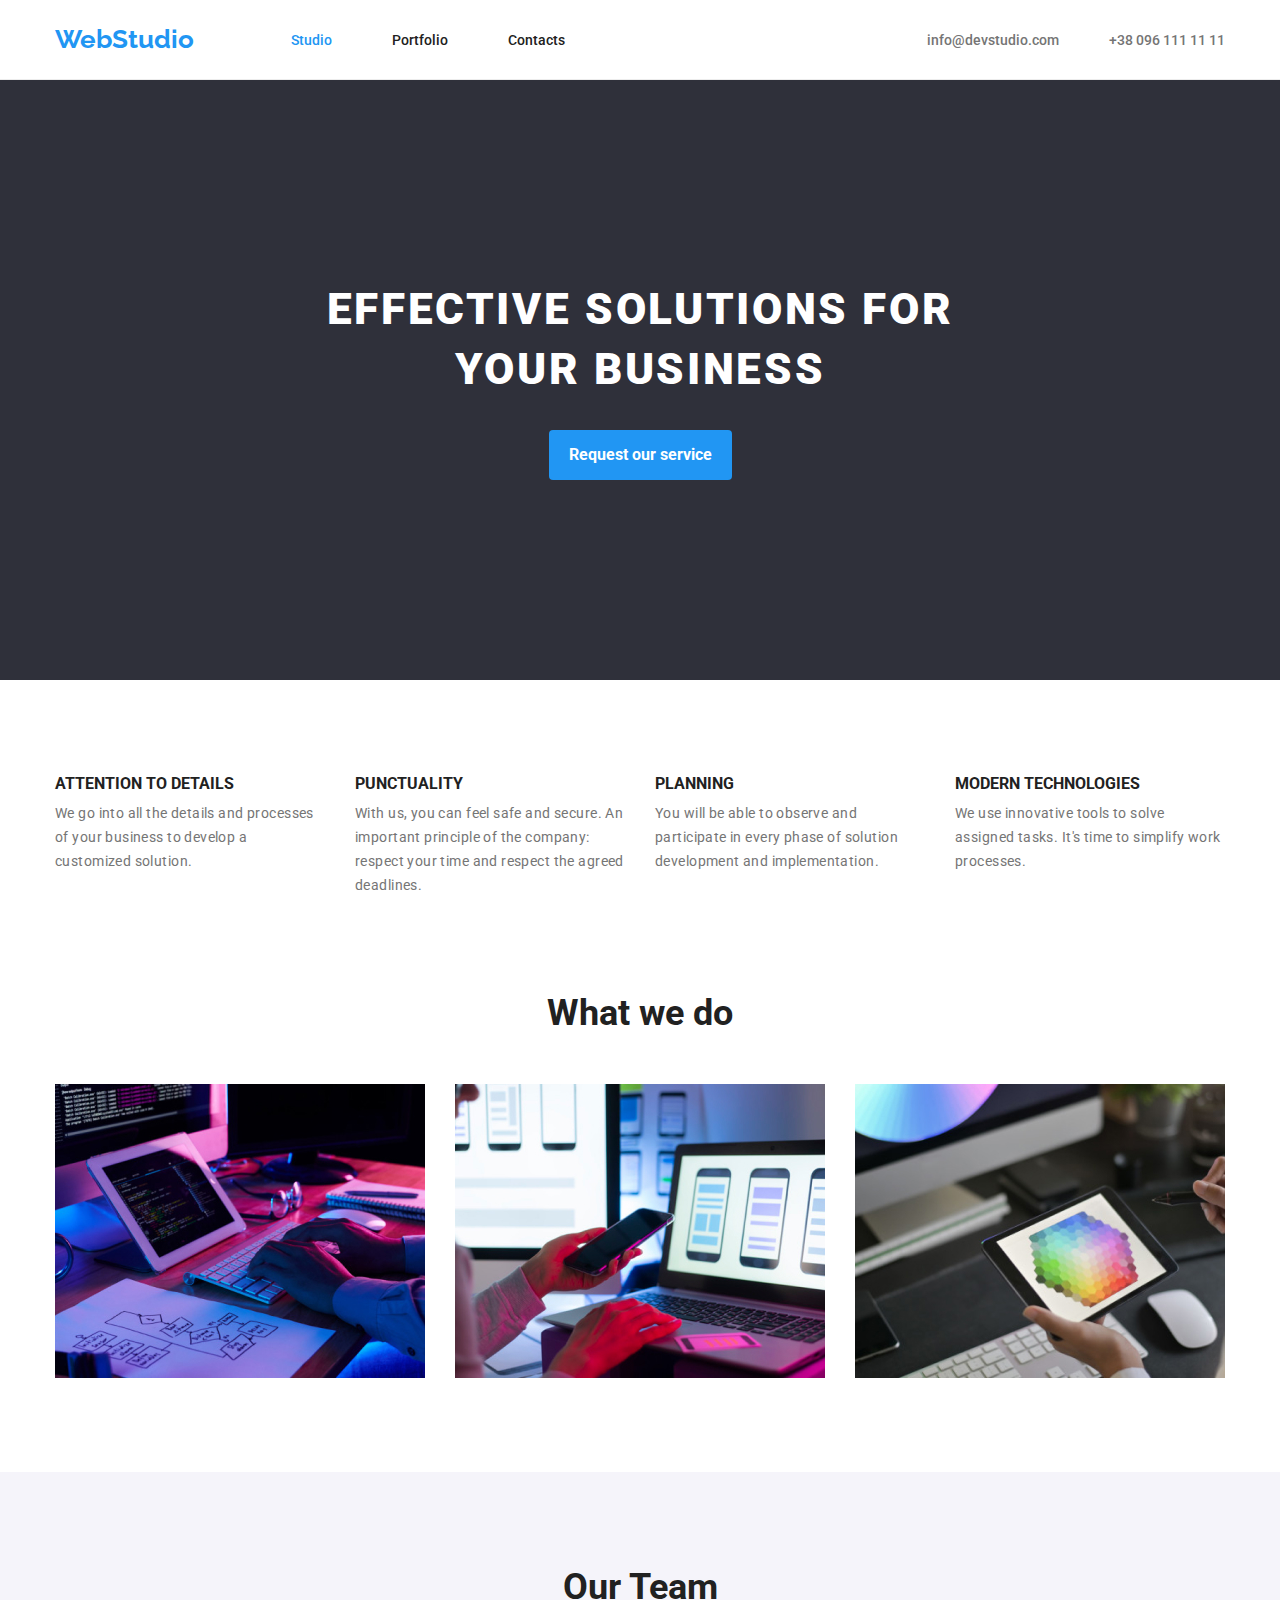
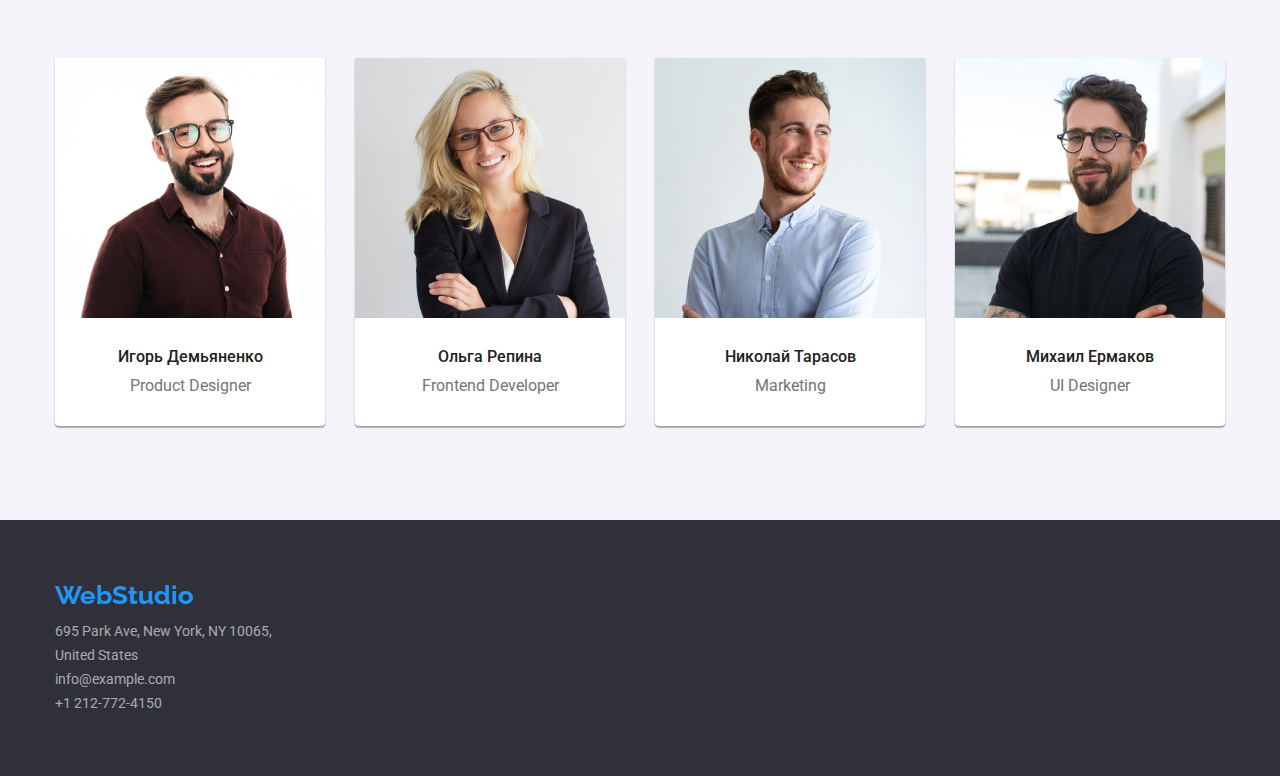
<file: index.html>
<!DOCTYPE html>
<html lang="en">
  <head>
    <meta charset="UTF-8" />
    <title>WebStudio</title>
    <link
      rel="stylesheet"
      href="https://cdnjs.cloudflare.com/ajax/libs/modern-normalize/1.0.0/modern-normalize.min.css"
    />
    <link rel="stylesheet" href="./css/styles.css" />
  </head>

  <body>
    <header class="header">
      <div class="header-div container">
        <nav class="nav">
          <a class="logo logo-header" href="./">WebStudio</a>

          <ul class="nav-bar">
            <li class="nav-bar-item"><a class="nav-bar-link current-page" href="./">Studio</a></li>
            <li class="nav-bar-item">
              <a class="nav-bar-link" href="./portfolio.html">Portfolio</a>
            </li class="nav-bar-item">
            <li><a class="nav-bar-link" href="./">Contacts</a></li>
          </ul>
        </nav>

        <ul class="header-email-phone-container">
          <li class="header-email-phone-li">
            <a class="header-email-phone" href="mailto:info@devstudio.com"
              >info@devstudio.com</a
            >
          </li>
          <li class="header-email-phone-li">
            <a class="header-email-phone" href="tel:+380961111111"
              >+38 096 111 11 11</a
            >
          </li>
        </ul>
      </div>
    </header>

    <main>
      <section class="effective-solutions section">
        <div class="ef-container container">
          <h1 class="effective-solutions-title">
            EFFECTIVE SOLUTIONS FOR<br />YOUR BUSINESS
          </h1>
          <button class="effective-solutions-button" type="button">
            Request our service
          </button>
        </div>
      </section>

      <section class="section">
        <div class="container">
          <ul class="benefits-ul">
            <li class="benefits-text-container">
              <h3 class="benefits-title">ATTENTION TO DETAILS</h3>
              <p class="benefits-text">
                We go into all the details and processes of your business to
                develop a customized solution.
              </p>
            </li>

            <li class="benefits-text-container">
              <h3 class="benefits-title">PUNCTUALITY</h3>
              <p class="benefits-text">
                With us, you can feel safe and secure. An important principle of
                the company: respect your time and respect the agreed deadlines.
              </p>
            </li>

            <li class="benefits-text-container">
              <h3 class="benefits-title">PLANNING</h3>
              <p class="benefits-text">
                You will be able to observe and participate in every phase of
                solution development and implementation.
              </p>
            </li>

            <li class="benefits-text-container">
              <h3 class="benefits-title">MODERN TECHNOLOGIES</h3>
              <p class="benefits-text">
                We use innovative tools to solve assigned tasks. It's time to
                simplify work processes.
              </p>
            </li>
          </ul>
        </div>
      </section>

      <section class="section section-no-top">
        <div class="container">
          <h2 class="section-title">What we do</h2>

          <ul class="wwd-ul">
            <li class="wwd-img">
              <img
                src="./images/wwd1.jpg"
                alt="Person programming on a computer."
                width="370"
              />
            </li>

            <li class="wwd-img">
              <img
                src="./images/wwd2.jpg"
                alt="Person comparing their phone to a design."
                width="370"
              />
            </li>

            <li class="wwd-img">
              <img
                src="./images/wwd3.jpg"
                alt="Person selecting a color off a color picker on a tablet."
                width="370"
              />
            </li>
          </ul>
        </div>
      </section>

      <section class="our-team section">
        <div class="container">
          <h2 class="section-title">Our Team</h2>

          <ul class="our-team-ul">
            <li class="our-team-card">
              <img
                src="./images/ot1.jpg"
                alt="first team member."
                width="270"
                class="our-team-img"
              />
              <h3 class="our-team-name">Игорь Демьяненко</h3>
              <p class="our-team-text">Product Designer</p>
            </li>

            <li class="our-team-card">
              <img
                src="./images/ot2.jpg"
                alt="second team member."
                width="270"
                class="our-team-img"
              />
              <h3 class="our-team-name">Ольга Репина</h3>
              <p class="our-team-text">Frontend Developer</p>
            </li>

            <li class="our-team-card">
              <img
                src="./images/ot3.jpg"
                alt="third team member."
                width="270"
                class="our-team-img"
              />
              <h3 class="our-team-name">Николай Тарасов</h3>
              <p class="our-team-text">Marketing</p>
            </li>

            <li class="our-team-card">
              <img
                src="./images/ot4.jpg"
                alt="fourth team member."
                width="270"
                class="our-team-img"
              />
              <h3 class="our-team-name">Михаил Ермаков</h3>
              <p class="our-team-text">UI Designer</p>
            </li>
          </ul>
        </div>
      </section>
    </main>

    <footer class="footer">
      <div class="container">
        <a class="logo logo-footer" href="./">WebStudio</a>

        <address>
          <ul>
            <li>
              <a
                class="footer-contacts"
                href="https://goo.gl/maps/smsQrmh2rJPcmCsN7"
                target="_blank"
                rel="noreferrer noopener"
              >
                695 Park Ave, New York, NY 10065, <br />
                United States
              </a>
            </li>

            <li>
              <a class="footer-contacts" href="mailto:info@example.com"
                >info@example.com</a
              >
            </li>

            <li>
              <a class="footer-contacts" href="tel:+1212-772-4150"
                >+1 212-772-4150</a
              >
            </li>
          </ul>
        </address>
      </div>
    </footer>
  </body>
</html>
</file>
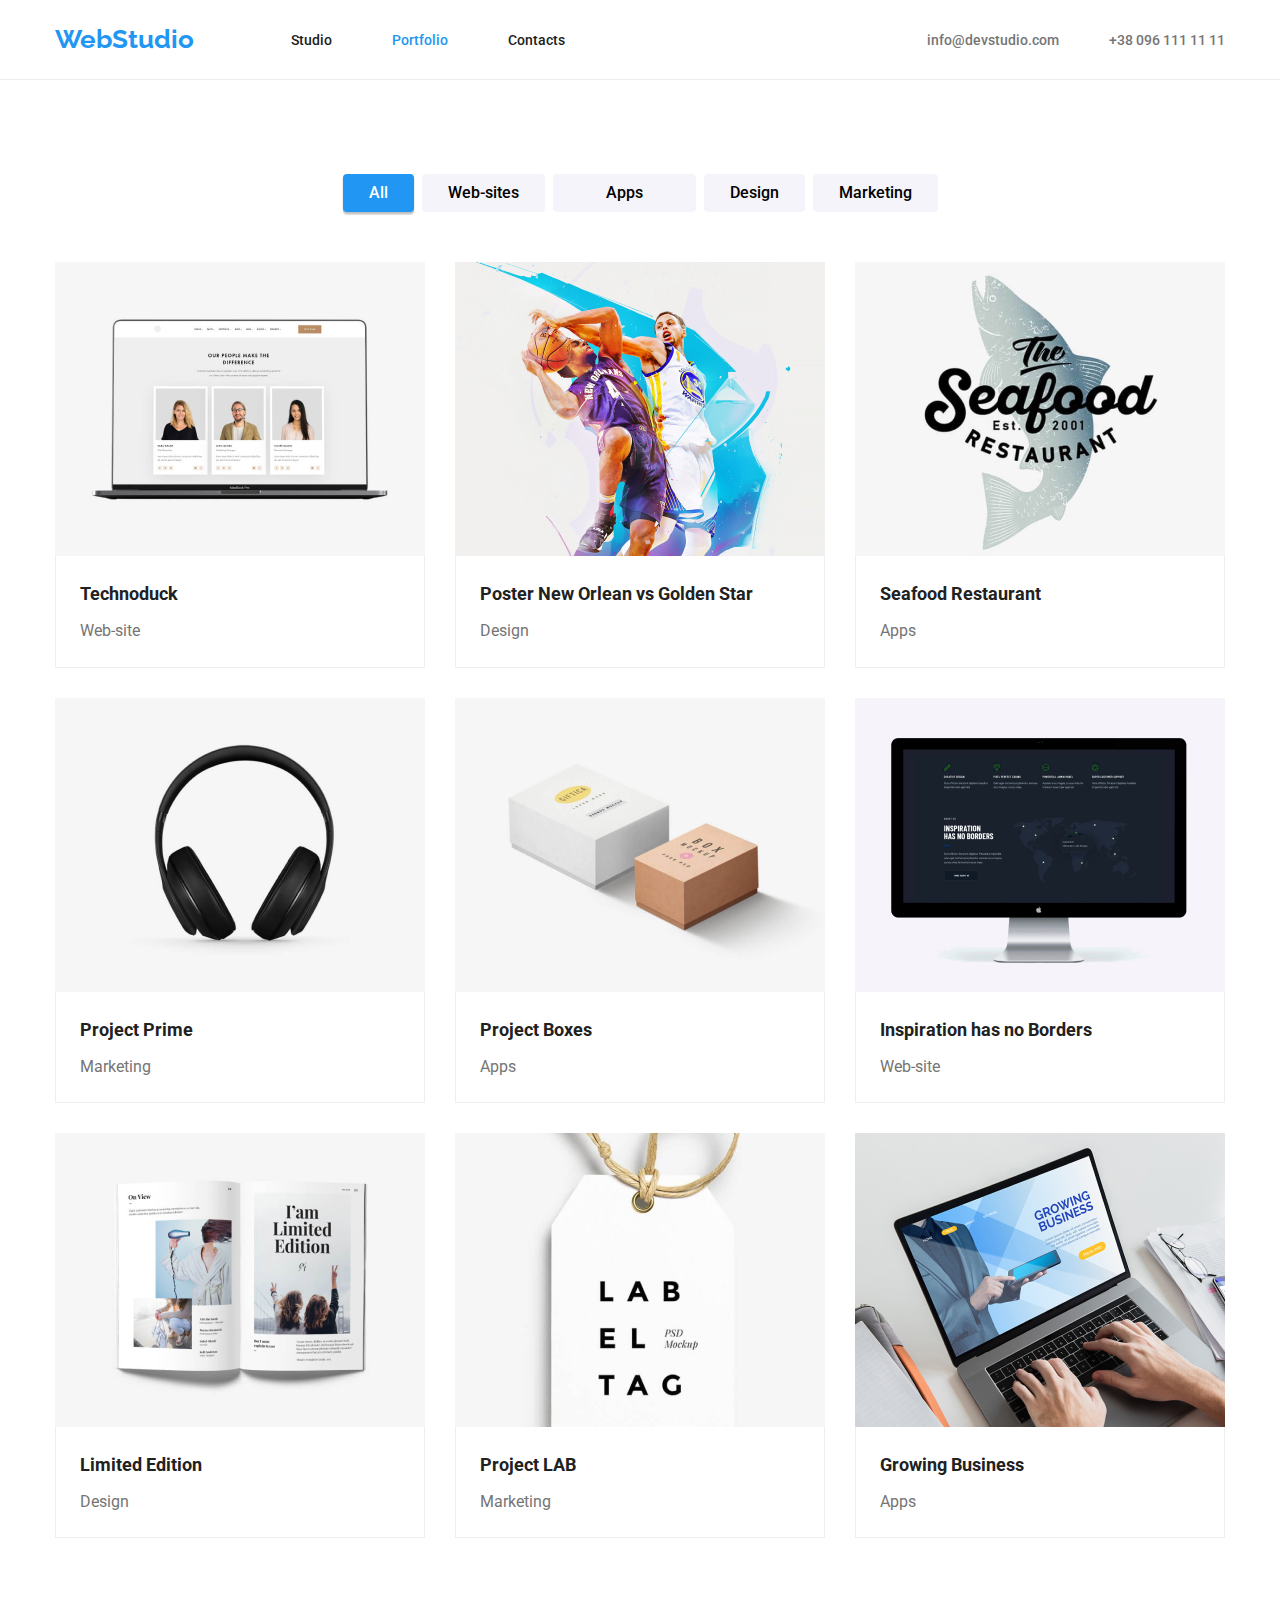
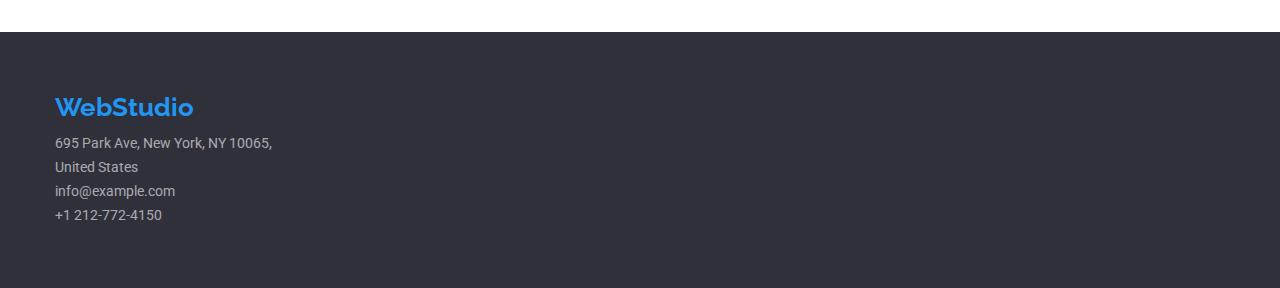
<file: portfolio.html>
<!DOCTYPE html>
<html lang="en">
  <head>
    <meta charset="UTF-8" />
    <title>WebStudio</title>
    <link
      rel="stylesheet"
      href="https://cdnjs.cloudflare.com/ajax/libs/modern-normalize/1.0.0/modern-normalize.min.css"
    />
    <link rel="stylesheet" href="./css/styles.css" />
  </head>

  <body>
    <header class="header">
      <div class="header-div container">
        <nav class="nav">
          <a class="logo logo-header" href="./">WebStudio</a>

          <ul class="nav-bar">
            <li class="nav-bar-item"><a class="nav-bar-link" href="./">Studio</a></li>
            <li class="nav-bar-item">
              <a class="nav-bar-link current-page" href="./portfolio.html">Portfolio</a>
            </li class="nav-bar-item">
            <li><a class="nav-bar-link" href="./">Contacts</a></li>
          </ul>
        </nav>

        <ul class="header-email-phone-container">
          <li class="header-email-phone-li">
            <a class="header-email-phone" href="mailto:info@devstudio.com"
              >info@devstudio.com</a
            >
          </li>
          <li class="header-email-phone-li">
            <a class="header-email-phone" href="tel:+380961111111"
              >+38 096 111 11 11</a
            >
          </li>
        </ul>
      </div>
    </header>

    <main>
      <section class="section">
        <div class="container">
          <ul class="filter-ul">
            <li class="product-button-container">
              <button class="product-buttons current-button" type="button">
                All
              </button>
            </li>
            <li class="product-button-container">
              <button class="product-buttons" type="button">Web-sites</button>
            </li>
            <li class="product-button-container">
              <button
                class="product-buttons product-buttons-middle"
                type="button"
              >
                Apps
              </button>
            </li>
            <li class="product-button-container">
              <button class="product-buttons" type="button">Design</button>
            </li>
            <li class="product-button-container">
              <button class="product-buttons" type="button">Marketing</button>
            </li>
          </ul>

          <ul class="product-card-ul">
            <li class="product-card">
              <a href="./portfolio.html">
                <img
                  src="./images/pp1.jpg"
                  alt="Laptop with a website on screen."
                  width="370"
                />
                <div class="product-description-container">
                  <h3 class="products-title">Technoduck</h3>
                  <p class="products-text">Web-site</p>
                </div>
              </a>
            </li>

            <li class="product-card">
              <a href="./portfolio.html">
                <img
                  src="./images/pp2.jpg"
                  alt="Basketball poster."
                  width="370"
                />
                <div class="product-description-container">
                  <h3 class="products-title">
                    Poster New Orlean vs Golden Star
                  </h3>
                  <p class="products-text">Design</p>
                </div>
              </a>
            </li>

            <li class="product-card">
              <a href="./portfolio.html">
                <img
                  src="./images/pp3.jpg"
                  alt="Seafood restaurant logo."
                  width="370"
                />
                <div class="product-description-container">
                  <h3 class="products-title">Seafood Restaurant</h3>
                  <p class="products-text">Apps</p>
                </div>
              </a>
            </li>

            <li class="product-card">
              <a href="./portfolio.html">
                <img src="./images/pp4.jpg" alt="Headphones." width="370" />
                <div class="product-description-container">
                  <h3 class="products-title">Project Prime</h3>
                  <p class="products-text">Marketing</p>
                </div>
              </a>
            </li>

            <li class="product-card">
              <a href="./portfolio.html">
                <img src="./images/pp5.jpg" alt="Two boxes." width="370" />
                <div class="product-description-container">
                  <h3 class="products-title">Project Boxes</h3>
                  <p class="products-text">Apps</p>
                </div>
              </a>
            </li>

            <li class="product-card">
              <a href="./portfolio.html">
                <img
                  src="./images/pp6.jpg"
                  alt="Computer monitor with website on screen."
                  width="370"
                />
                <div class="product-description-container">
                  <h3 class="products-title">Inspiration has no Borders</h3>
                  <p class="products-text">Web-site</p>
                </div>
              </a>
            </li>

            <li class="product-card">
              <a href="./portfolio.html">
                <img src="./images/pp7.jpg" alt="Open book." width="370" />
                <div class="product-description-container">
                  <h3 class="products-title">Limited Edition</h3>
                  <p class="products-text">Design</p>
                </div>
              </a>
            </li>

            <li class="product-card">
              <a href="./portfolio.html">
                <img src="./images/pp8.jpg" alt="Sale tag." width="370" />
                <div class="product-description-container">
                  <h3 class="products-title">Project LAB</h3>
                  <p class="products-text">Marketing</p>
                </div>
              </a>
            </li>

            <li class="product-card">
              <a href="./portfolio.html">
                <img
                  src="./images/pp9.jpg"
                  alt="Person typing on laptop."
                  width="370"
                />
                <div class="product-description-container">
                  <h3 class="products-title">Growing Business</h3>
                  <p class="products-text">Apps</p>
                </div>
              </a>
            </li>
          </ul>
        </div>
      </section>
    </main>

    <footer class="footer">
      <div class="container">
        <a class="logo logo-footer" href="./">WebStudio</a>

        <address>
          <ul>
            <li>
              <a
                class="footer-contacts"
                href="https://goo.gl/maps/smsQrmh2rJPcmCsN7"
                target="_blank"
                rel="noreferrer noopener"
              >
                695 Park Ave, New York, NY 10065, <br />
                United States
              </a>
            </li>

            <li>
              <a class="footer-contacts" href="mailto:info@example.com"
                >info@example.com</a
              >
            </li>

            <li>
              <a class="footer-contacts" href="tel:+1212-772-4150"
                >+1 212-772-4150</a
              >
            </li>
          </ul>
        </address>
      </div>
    </footer>
  </body>
</html>
</file>
<file: css/styles.css>
@import url("https://fonts.googleapis.com/css2?family=Raleway:wght@700&family=Roboto:wght@400;500;700;900&display=swap");

:root {
  --text-color: #212121;
  --text-color-accent: #2196f3;
  --text-light-grey: #757575;
  --effective-solutions-background: #2f303a;
  --our-team-background: #f5f4fa;
  --what-we-do-background: #e5e5e5;
  --button-dark-blue: #188ce8;
  --white: #ffffff;
  --product-buttons-grey: #f5f4fa;
  --header-border-color: #ececec;
  --product-card-border: #eeeeee;
}

/* default styles for css */
h1,
h2,
h3,
h4,
h5,
h6,
p {
  margin: 0;
}

html {
  box-sizing: border-box;
}

*,
*::after,
*::before {
  box-sizing: inherit;
}

img {
  display: block;
  max-width: 100%;
  height: auto;
}

address {
  font-style: normal;
}

body a,
link {
  text-decoration: none;
  color: inherit;
}

body ul,
.list {
  list-style: none;
  padding: 0;
  margin: 0;
}

/* end of default styles */

body {
  font-family: "Roboto", sans-serif;
  font-size: 14px;
  color: var(--text-color);
}

.container {
  width: 1200px;
  margin-right: auto;
  margin-left: auto;
  padding: 0 15px;
}

.section {
  padding: 94px 0px;
}

.header {
  border-bottom: 1px solid var(--header-border-color);
}

.header-div {
  display: flex;
  align-items: center;
  justify-content: space-between;
}

.nav-bar {
  display: flex;
}

.nav-bar-item:not(:last-child) {
  margin-right: 60px;
}

.logo {
  font-family: "Raleway", sans-serif;
  font-weight: 700;
  font-size: 26px;
  line-height: 1.17;
  color: var(--text-color-accent);
}

.logo-header {
  margin-right: 97px;
}

.nav-bar-link {
  font-weight: 500;
  line-height: 1.17;
  padding: 32px 0px 31px 0px;
  display: block;
}

.nav {
  display: flex;
  align-items: center;
}

.nav-bar-link:hover,
.nav-bar-link:focus {
  color: var(--text-color-accent);
}

.header-email-phone {
  font-weight: 500;
  line-height: 1.17;
  color: var(--text-light-grey);
  padding: 32px 0px 31px 0px;
  display: block;
}

.header-email-phone:hover,
.header-email-phone:focus {
  color: var(--text-color-accent);
}

.header-email-phone-container {
  display: flex;
}

.header-email-phone-li:not(:last-child) {
  margin-right: 50px;
}

.effective-solutions {
  background-color: var(--effective-solutions-background);
  padding: 200px 0px;
}

.effective-solutions-title {
  color: var(--white);
  font-weight: 900;
  font-size: 44px;
  line-height: 1.36;
  margin-bottom: 30px;
  letter-spacing: 0.06em;
}

.effective-solutions-button {
  background-color: var(--text-color-accent);
  color: var(--white);
  font-weight: 700;
  font-size: 16px;
  line-height: 1.86;
  cursor: pointer;
  font-family: "Roboto", sans-serif;
  border: none;
  border-radius: 4px;
  padding: 10px 20px;
}

.effective-solutions button:hover,
.effective-solutions button:focus {
  background-color: var(--button-dark-blue);
}

.ef-container {
  text-align: center;
}

.benefits-title {
  font-weight: 700;
  line-height: 1.17;
  margin-bottom: 9.5px;
}

.benefits-text {
  color: var(--text-light-grey);
  line-height: 1.71;
  letter-spacing: 0.03em;
}

.benefits-ul {
  display: flex;
  justify-content: center;
}

.benefits-text-container {
  flex-basis: 270px;
}

.benefits-text-container:not(:last-child) {
  margin-right: 30px;
}

.section-title {
  font-weight: 700;
  font-size: 36px;
  line-height: 1.17;
  text-align: center;
  margin-bottom: 50px;
}

.wwd-img:not(:last-child) {
  margin-right: 30px;
}

.wwd-ul {
  display: flex;
}

.section-no-top {
  padding-top: 0px;
}

.our-team {
  background-color: var(--our-team-background);
}

.our-team-name {
  font-weight: 500;
  font-size: 16px;
  line-height: 1.17;
  text-align: center;
  margin-bottom: 10px;
}

.our-team-text {
  color: var(--text-light-grey);
  font-size: 16px;
  line-height: 1.17;
  text-align: center;
  margin-bottom: 30px;
}

.our-team-img {
  margin-bottom: 30px;
}

.our-team-card {
  background-color: var(--white);
  border-radius: 0px 0px 4px 4px;
  box-shadow: 0px 1px 3px rgba(0, 0, 0, 0.12), 0px 1px 1px rgba(0, 0, 0, 0.14),
    0px 2px 1px rgba(0, 0, 0, 0.2);
}

.our-team-card:not(:last-child) {
  margin-right: 30px;
}

.our-team-ul {
  display: flex;
}

.footer {
  background-color: var(--effective-solutions-background);
  padding: 60px 0px;
}

.footer-contacts {
  color: rgba(255, 255, 255, 0.6);
  line-height: 1.71;
}

.footer-contacts:hover,
.footer-contacts:focus {
  color: var(--white);
}

.filter-ul {
  display: flex;
  margin-bottom: 50px;
  justify-content: center;
}

.logo-footer {
  margin-bottom: 10px;
  display: block;
}

.product-buttons {
  background-color: var(--product-buttons-grey);
  font-weight: 500;
  font-size: 16px;
  line-height: 1.63;
  text-align: center;
  cursor: pointer;
  border: none;
  border-radius: 4px;
  padding: 6px 26px;
}

.product-buttons-middle {
  padding: 6px 53px;
}

.current-button,
.product-buttons:hover,
.product-buttons:focus {
  background-color: var(--text-color-accent);
  color: var(--white);
  box-shadow: 0px 3px 1px rgba(0, 0, 0, 0.1), 0px 1px 2px rgba(0, 0, 0, 0.08),
    0px 2px 2px rgba(0, 0, 0, 0.12);
}

.product-button-container:not(:last-child) {
  margin-right: 8px;
}

.products-title {
  color: var(--text-color);
  font-weight: 700;
  font-size: 18px;
  line-height: 2;
  margin-bottom: 4px;
}

.products-text {
  color: var(--text-light-grey);
  font-size: 16px;
  line-height: 1.88;
}

.current-page {
  color: var(--text-color-accent);
}

.product-description-container {
  padding: 20px 24px;
  border: 1px solid var(--product-card-border);
  border-top: 0px;
}

.product-card-ul {
  display: flex;
  flex-wrap: wrap;
  margin-top: -30px;
  margin-left: -30px;
}

.product-card {
  margin-top: 30px;
  margin-left: 30px;
}
</file>
